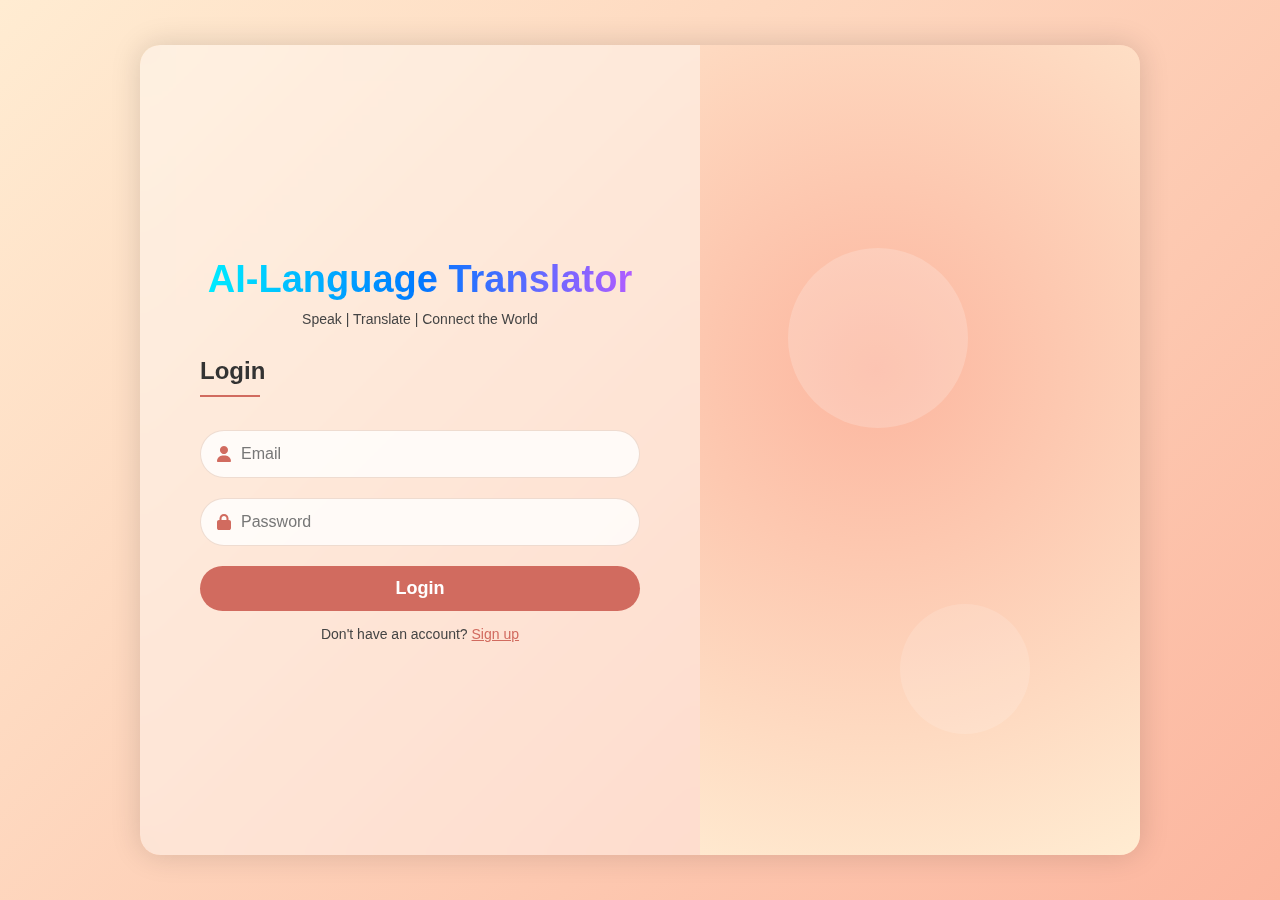
<file: templates/login.html>
<!DOCTYPE html>
<html lang="en">
  <head>
    <meta charset="UTF-8" />
    <meta name="viewport" content="width=device-width, initial-scale=1.0" />
    <title>Login</title>
    <link rel="stylesheet" href="/static/style-login.css" />
    <link rel="stylesheet" href="https://cdnjs.cloudflare.com/ajax/libs/font-awesome/6.4.0/css/all.min.css" />
  </head>

  <body class="auth-body">
    <div class="auth-container">
      <div class="auth-left">
        <!-- 🔵 Project Heading and Tagline -->
        <div class="branding">
          <h1 class="site-title">AI-Language Translator</h1>
          <p class="site-tagline">Speak | Translate | Connect the World</p>
        </div>

        <!-- 🔒 Login Form -->
        <div class="heading-with-line">
          <h2 class="login-heading">Login</h2>
          <hr class="heading-underline" />
        </div>
        <form id="login-form">
          <div class="input-group">
            <i class="fas fa-user"></i>
            <input type="email" name="email" placeholder="Email" required />
          </div>
          <div class="input-group">
            <i class="fas fa-lock"></i>
            <input type="password" name="password" placeholder="Password" required />
          </div>
          <button type="submit" class="auth-btn">Login</button>
          <p class="switch-link">
            Don't have an account? <a href="/register_page">Sign up</a>
          </p>
        </form>
      </div>

      <div class="auth-right">
        <div class="shapes"></div>
      </div>
    </div>
  </body>

  <script>
    const loginForm = document.getElementById('login-form')
    
    loginForm.addEventListener('submit', async (event) => {
      event.preventDefault()
    
      const formData = new FormData(loginForm)
      const data = Object.fromEntries(formData.entries())
    
      // Trim email and password to prevent accidental spaces
      data.email = data.email.trim()
      data.password = data.password.trim()
    
      try {
        const response = await fetch('/login', {
          method: 'POST',
          headers: {
            'Content-Type': 'application/json'
          },
          body: JSON.stringify(data)
        })
    
        if (response.ok) {
          // ✅ Login successful — redirect to dashboard
          window.location.href = '/index'
        } else {
          const result = await response.json()
          alert('Login failed: ' + result.message)
        }
      } catch (error) {
        alert('Network error: ' + error.message)
      }
    })
  </script>
</html>
</file>
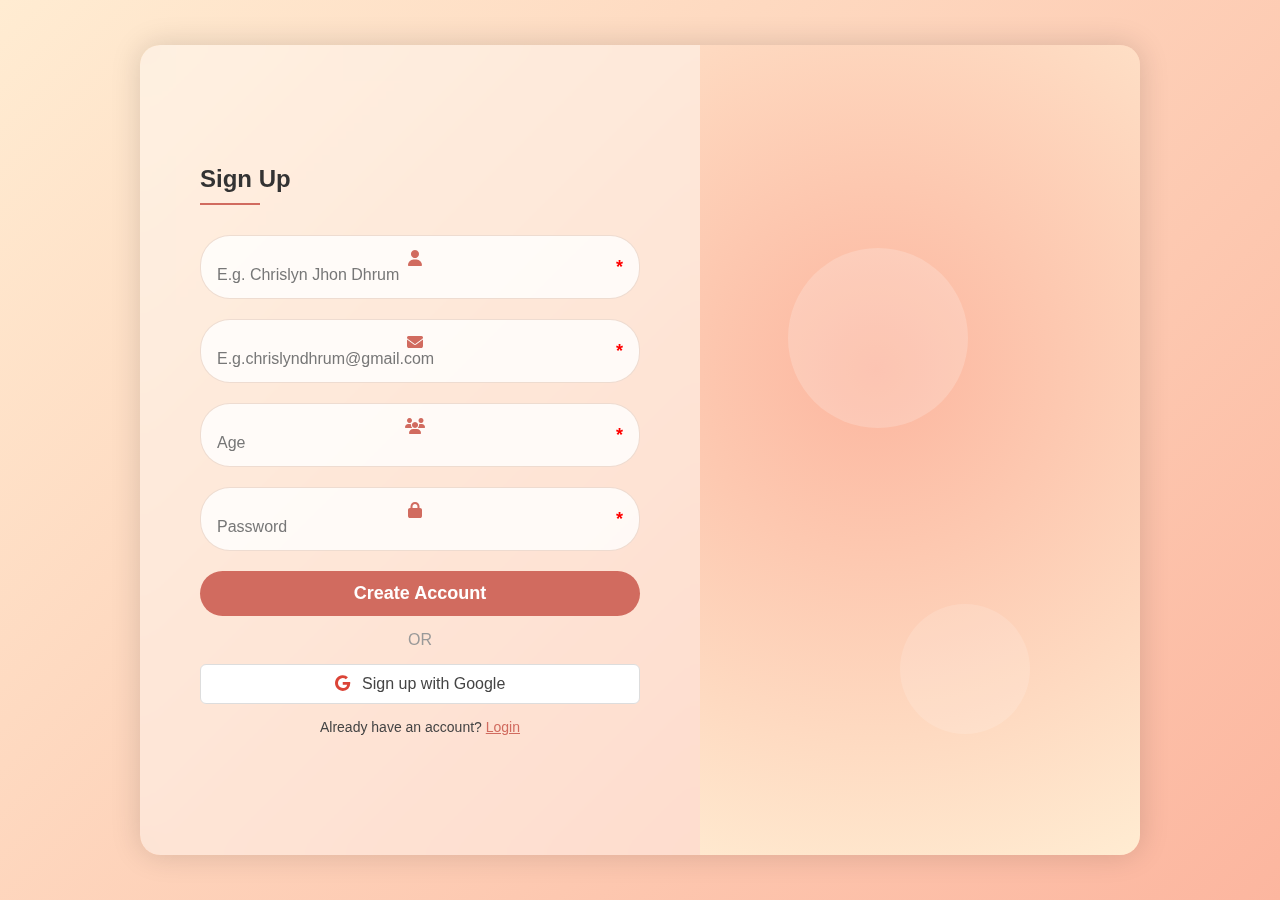
<file: templates/signup.html>
<!DOCTYPE html>
<html lang="en">
<head>
  <meta charset="UTF-8" />
  <meta name="viewport" content="width=device-width, initial-scale=1.0" />
  <title>Sign Up</title>
  <link rel="stylesheet" href="/static/style-signup.css" />
  <link rel="stylesheet" href="https://cdnjs.cloudflare.com/ajax/libs/font-awesome/6.4.0/css/all.min.css" />
</head>

<body class="auth-body">
  <div class="auth-container">
    <div class="auth-left">

      <h2 class="login-heading">Sign Up</h2>
      <hr />

      <form id="signup-form">

        <div class="input-group">
          <i class="fas fa-user"></i>
          <input type="text" name="fullName" placeholder="E.g. Chrislyn Jhon Dhrum" required />
          <span class="required-asterisk">*</span>
        </div>

        <div class="input-group">
          <i class="fas fa-envelope"></i>
          <input type="email" name="email" placeholder="E.g.chrislyndhrum@gmail.com " required />
          <span class="required-asterisk">*</span>
        </div>

        <div class="input-group">
          <i class="fas fa-users"></i>
          <input type="number" name="age" placeholder="Age " required />
          <span class="required-asterisk">*</span>
        </div>

        <div class="input-group">
          <i class="fas fa-lock"></i>
          <input type="password" name="password" placeholder="Password" required />
          <span class="required-asterisk">*</span>
        </div>

        <button type="submit" class="auth-btn">Create Account</button>

        <div style="text-align:center; margin:15px 0; color:#999;">OR</div>

        <!-- GOOGLE SIGNUP BUTTON -->
        <a href="/google-login" class="google-btn">
          <i class="fab fa-google"></i> Sign up with Google
        </a>

        <p class="switch-link">
          Already have an account? <a href="/login">Login</a>
        </p>

      </form>
    </div>

    <div class="auth-right">
      <div class="shapes"></div>
    </div>
  </div>

  <script>
    const signupForm = document.getElementById('signup-form')

    signupForm.addEventListener('submit', async (event) => {
      event.preventDefault()

      const formData = new FormData(signupForm)
      const data = Object.fromEntries(formData.entries())

      const age = parseInt(data.age, 10)
      if (isNaN(age) || age < 18) {
        alert('You must be at least 18 years old to use this app.')
        return
      }
      if (age > 79) {
        alert('You are not allowed to use this app.')
        return
      }

      try {
        const response = await fetch('/register', {
          method: 'POST',
          headers: { 'Content-Type': 'application/json' },
          body: JSON.stringify(data)
        })

        const result = await response.json()

        if (response.ok) {
          alert('Account created successfully!')
          window.location.href = '/login'
        } else {
          alert('Error: ' + result.message)
        }
      } catch (error) {
        alert('Network error occurred.')
      }
    })
  </script>
</body>
</html>
</file>
<file: static/style-login.css>
/* Reset */
* {
  margin: 0;
  padding: 0;
  box-sizing: border-box;
}

body.auth-body {
  font-family: 'Segoe UI', sans-serif;
  background: linear-gradient(135deg, #ffecd2, #fcb69f);
  color: #333;
  height: 100vh;
  display: flex;
  align-items: center;
  justify-content: center;
  overflow: hidden;
}

.auth-container {
  display: flex;
  width: 90%;
  max-width: 1000px;
  height: 90%;
  border-radius: 20px;
  overflow: hidden;
  box-shadow: 0 0 30px rgba(0,0,0,0.15);
}

.auth-left {
  flex: 1;
  backdrop-filter: blur(14px);
  background: rgba(255, 255, 255, 0.4);
  padding: 60px;
  display: flex;
  flex-direction: column;
  justify-content: center;
  border-top-left-radius: 20px;
  border-bottom-left-radius: 20px;
}

.auth-left h1 {
  font-size: 38px;
  font-weight: 700;
  color: #333;
  margin-bottom: 10px;
}

.auth-left hr {
  border: 1px solid #d16b5f;
  width: 60px;
  margin-bottom: 30px;
}

.input-group {
  display: flex;
  align-items: center;
  background: rgba(255, 255, 255, 0.8);
  margin-bottom: 20px;
  padding: 14px 16px;
  border-radius: 30px;
  border: 1px solid rgba(200, 150, 120, 0.3);
}

.input-group i {
  margin-right: 10px;
  color: #d16b5f;
}

.input-group input {
  border: none;
  outline: none;
  background: transparent;
  color: #333;
  width: 100%;
  font-size: 16px;
}

.input-group input::placeholder {
  color: #777;
}

.auth-btn {
  width: 100%;
  padding: 12px;
  background: #d16b5f;
  color: #fff;
  border: none;
  border-radius: 30px;
  font-size: 18px;
  cursor: pointer;
  font-weight: bold;
  transition: background 0.3s ease;
}

.auth-btn:hover {
  background: #bb574a;
}

.switch-link {
  margin-top: 15px;
  text-align: center;
  font-size: 14px;
  color: #444;
}

.switch-link a {
  color: #d16b5f;
  text-decoration: underline;
}

.auth-right {
  flex: 1;
  background: radial-gradient(circle at 40% 40%, #fcb69f, #ffecd2);
  display: flex;
  align-items: center;
  justify-content: center;
  position: relative;
}

.auth-right::before {
  content: "";
  position: absolute;
  width: 180px;
  height: 180px;
  background: rgba(255, 255, 255, 0.2);
  border-radius: 50%;
  top: 25%;
  left: 20%;
  animation: float 6s ease-in-out infinite;
}

.auth-right::after {
  content: "";
  position: absolute;
  width: 130px;
  height: 130px;
  background: rgba(255, 255, 255, 0.15);
  border-radius: 50%;
  bottom: 15%;
  right: 25%;
  animation: float 10s ease-in-out infinite;
}

@keyframes float {
  0%, 100% {
    transform: translateY(0px);
  }
  50% {
    transform: translateY(-20px);
  }
}

@media (max-width: 768px) {
  .auth-container {
    flex-direction: column;
    height: auto;
    margin-top: 50px;
  }

  .auth-right {
    display: none;
  }

  .auth-left {
    padding: 40px 20px;
    border-radius: 0;
  }
}

/* 🔵 Header at top-left */
.project-header {
  position: absolute;
  top: 40px;       /* Adjusted for better spacing */
  left: 50px;
  z-index: 100;
  text-align: left;
}

.site-title {
  font-size: 42px;
  font-weight: 800;
  background: linear-gradient(90deg, #00f0ff, #0078ff, #b75cff);
-webkit-background-clip: text;
-webkit-text-fill-color: transparent;
}

.site-tagline {
  font-size: 15px;
  color: #444;
  margin-top: 5px;
}

/* Smaller login heading */
.login-heading {
  font-size: 26px;
  font-weight: 600;
  color: #333;
  margin-bottom: 10px;
}
/* 👇 Branding inside form panel */
.branding {
  margin-bottom: 30px;
  text-align: center;
}

.site-title {
  font-size: 36px;
  font-weight: 800;
  color: #0047AB;
}

.site-tagline {
  font-size: 14px;
  color: #444;
  margin-top: 6px;
}

/* Smaller login heading below branding */
.login-heading {
  font-size: 24px;
  font-weight: 600;
  color: #333;
  margin-bottom: 10px;
  text-align: left;
}


.translator-body {
  background: linear-gradient(135deg, #e0f7fa, #80deea);
  font-family: 'Segoe UI', sans-serif;
  display: flex;
  flex-direction: column;
  align-items: center;
  padding: 40px;
  min-height: 100vh;
  color: #333;
}

.translator-title {
  font-size: 36px;
  font-weight: 800;
  color: #0047AB;
  text-align: center;
}

.translator-tagline {
  font-size: 16px;
  text-align: center;
  margin-bottom: 10px;
}

.translator-card {
  background: white;
  border-radius: 15px;
  box-shadow: 0 0 20px rgba(0,0,0,0.1);
  padding: 30px;
  width: 100%;
  max-width: 600px;
  margin-top: 20px;
}

.controls {
  display: flex;
  justify-content: space-between;
  margin-bottom: 20px;
}

.controls label {
  font-size: 16px;
  color: #333;
}

.controls select {
  padding: 6px;
  margin-left: 10px;
  border-radius: 5px;
  border: 1px solid #ccc;
}

#recordBtn {
  background-color: #0047AB;
  color: white;
  border: none;
  padding: 12px 24px;
  font-size: 16px;
  border-radius: 8px;
  cursor: pointer;
  margin-bottom: 20px;
}

#recordBtn:hover {
  background-color: #003070;
}

.output p {
  margin: 8px 0;
  font-size: 16px;
}

.heading-with-line {
  display: inline-block;
  margin-bottom: 3px;
}

.heading-underline {
  border: 1.5px solid #d16b5f;
  width: 100px;
  margin: 4px 0 0 0;
}
#swapBtn {
  background-color: transparent;
  border: none;
  font-size: 22px;
  cursor: pointer;
  margin: 0 12px;
  color: #0047AB;
  transition: transform 0.3s ease;
}

#swapBtn:hover {
  transform: rotate(180deg);
  color: #0078ff;
}


.controls {
  display: flex;
  align-items: center;
  justify-content: center;
  margin-bottom: 20px;
  flex-wrap: wrap;
  gap: 10px;
}
/* 🔴 Show red asterisk inside input at right side */
.required-field {
  position: relative;
  padding-right: 24px;
}

.required-field::after {
  content: "*";
  position: absolute;
  right: 10px;
  top: 50%;
  transform: translateY(-50%);
  color: red;
  font-size: 18px;
  pointer-events: none;
}
.input-container {
  position: relative;
  width: 100%;
}

.required-asterisk {
  position: absolute;
  right: 10px;
  top: 50%;
  transform: translateY(-50%);
  color: red;
  font-size: 18px;
  pointer-events: none;
}
.input-label {
  display: block;
  font-size: 14px;
  font-weight: 500;
  color: #333;
  margin-bottom: 6px;
  margin-left: 4px;
}
.modal {
  display: none;
  position: fixed;
  top: 0; left: 0;
  width: 100%; height: 100%;
  background-color: rgba(0,0,0,0.5);
  justify-content: center;
  align-items: center;
  z-index: 999;
}

.modal-content {
  background: #fff;
  padding: 20px;
  width: 300px;
  max-height: 400px;
  overflow-y: auto;
  border-radius: 10px;
  box-shadow: 0 0 10px rgba(0,0,0,0.25);
}

.modal-content input[type="text"] {
  width: 100%;
  padding: 10px;
  margin-bottom: 12px;
  border: 1px solid #ccc;
  border-radius: 5px;
}

.modal-content ul {
  list-style: none;
  padding: 0;
}

.modal-content li {
  padding: 8px;
  border-bottom: 1px solid #eee;
  cursor: pointer;
}

.modal-content li:hover {
  background-color: #f0f0f0;
}

.modal-content button {
  margin-top: 10px;
  padding: 8px 16px;
  border: none;
  background: #d16b5f;
  color: #fff;
  border-radius: 5px;
  cursor: pointer;
}
</file>
<file: static/style-signup.css>
/* Reset */
* {
  margin: 0;
  padding: 0;
  box-sizing: border-box;
}

body.auth-body {
  font-family: 'Segoe UI', sans-serif;
  background: linear-gradient(135deg, #ffecd2, #fcb69f);
  color: #333;
  height: 100vh;
  display: flex;
  align-items: center;
  justify-content: center;
  overflow: hidden;
}

.auth-container {
  display: flex;
  width: 90%;
  max-width: 1000px;
  height: 90%;
  border-radius: 20px;
  overflow: hidden;
  box-shadow: 0 0 30px rgba(0,0,0,0.15);
}

.auth-left {
  flex: 1;
  backdrop-filter: blur(14px);
  background: rgba(255, 255, 255, 0.4);
  padding: 60px;
  display: flex;
  flex-direction: column;
  justify-content: center;
  border-top-left-radius: 20px;
  border-bottom-left-radius: 20px;
}

.auth-left h1 {
  font-size: 38px;
  font-weight: 700;
  color: #333;
  margin-bottom: 10px;
}

.auth-left hr {
  border: 1px solid #d16b5f;
  width: 60px;
  margin-bottom: 30px;
}

.input-group {
  position: relative;
  display: flex;
  align-items: center;
  background: rgba(255, 255, 255, 0.8);
  margin-bottom: 20px;
  padding: 14px 16px;
  border-radius: 30px;
  border: 1px solid rgba(200, 150, 120, 0.3);
  flex-direction: column;
}

.input-group i {
  margin-right: 10px;
  color: #d16b5f;
}

.input-group input {
  border: none;
  outline: none;
  background: transparent;
  color: #333;
  width: 100%;
  font-size: 16px;
  padding-right: 25px;   /* IMPORTANT */
}

.input-group input::placeholder {
  color: #777;
}

.auth-btn {
  width: 100%;
  padding: 12px;
  background: #d16b5f;
  color: #fff;
  border: none;
  border-radius: 30px;
  font-size: 18px;
  cursor: pointer;
  font-weight: bold;
  transition: background 0.3s ease;
}

.auth-btn:hover {
  background: #bb574a;
}

.switch-link {
  margin-top: 15px;
  text-align: center;
  font-size: 14px;
  color: #444;
}

.switch-link a {
  color: #d16b5f;
  text-decoration: underline;
}

.auth-right {
  flex: 1;
  background: radial-gradient(circle at 40% 40%, #fcb69f, #ffecd2);
  display: flex;
  align-items: center;
  justify-content: center;
  position: relative;
}

.auth-right::before {
  content: "";
  position: absolute;
  width: 180px;
  height: 180px;
  background: rgba(255, 255, 255, 0.2);
  border-radius: 50%;
  top: 25%;
  left: 20%;
  animation: float 6s ease-in-out infinite;
}

.auth-right::after {
  content: "";
  position: absolute;
  width: 130px;
  height: 130px;
  background: rgba(255, 255, 255, 0.15);
  border-radius: 50%;
  bottom: 15%;
  right: 25%;
  animation: float 10s ease-in-out infinite;
}

@keyframes float {
  0%, 100% {
    transform: translateY(0px);
  }
  50% {
    transform: translateY(-20px);
  }
}

@media (max-width: 768px) {
  .auth-container {
    flex-direction: column;
    height: auto;
    margin-top: 50px;
  }

  .auth-right {
    display: none;
  }

  .auth-left {
    padding: 40px 20px;
    border-radius: 0;
  }
}

/* 🔵 Header at top-left */
.project-header {
  position: absolute;
  top: 40px;       /* Adjusted for better spacing */
  left: 50px;
  z-index: 100;
  text-align: left;
}

.site-title {
  font-size: 42px;
  font-weight: 800;
  background: linear-gradient(90deg, #00f0ff, #0078ff, #b75cff);
  -webkit-background-clip: text;
  -webkit-text-fill-color: transparent;
}

.site-tagline {
  font-size: 15px;
  color: #444;
  margin-top: 5px;
}

/* Smaller login heading */
.login-heading {
  font-size: 26px;
  font-weight: 600;
  color: #333;
  margin-bottom: 10px;
}
/* 👇 Branding inside form panel */
.branding {
  margin-bottom: 30px;
  text-align: center;
}

.site-title {
  font-size: 36px;
  font-weight: 800;
  color: #0047AB;
}

.site-tagline {
  font-size: 14px;
  color: #444;
  margin-top: 6px;
}

/* Smaller login heading below branding */
.login-heading {
  font-size: 24px;
  font-weight: 600;
  color: #333;
  margin-bottom: 10px;
  text-align: left;
}


.translator-body {
  background: linear-gradient(135deg, #e0f7fa, #80deea);
  font-family: 'Segoe UI', sans-serif;
  display: flex;
  flex-direction: column;
  align-items: center;
  padding: 40px;
  min-height: 100vh;
  color: #333;
}

.translator-title {
  font-size: 36px;
  font-weight: 800;
  color: #0047AB;
  text-align: center;
}

.translator-tagline {
  font-size: 16px;
  text-align: center;
  margin-bottom: 10px;
}

.translator-card {
  background: white;
  border-radius: 15px;
  box-shadow: 0 0 20px rgba(0,0,0,0.1);
  padding: 30px;
  width: 100%;
  max-width: 600px;
  margin-top: 20px;
}

.controls {
  display: flex;
  justify-content: space-between;
  margin-bottom: 20px;
}

.controls label {
  font-size: 16px;
  color: #333;
}

.controls select {
  padding: 6px;
  margin-left: 10px;
  border-radius: 5px;
  border: 1px solid #ccc;
}

#recordBtn {
  background-color: #0047AB;
  color: white;
  border: none;
  padding: 12px 24px;
  font-size: 16px;
  border-radius: 8px;
  cursor: pointer;
  margin-bottom: 20px;
}

#recordBtn:hover {
  background-color: #003070;
}

.output p {
  margin: 8px 0;
  font-size: 16px;
}

.heading-with-line {
  display: inline-block;
  margin-bottom: 3px;
}

.heading-underline {
  border: 1.5px solid #d16b5f;
  width: 100px;
  margin: 4px 0 0 0;
}
#swapBtn {
  background-color: transparent;
  border: none;
  font-size: 22px;
  cursor: pointer;
  margin: 0 12px;
  color: #0047AB;
  transition: transform 0.3s ease;
}

#swapBtn:hover {
  transform: rotate(180deg);
  color: #0078ff;
}


.controls {
  display: flex;
  align-items: center;
  justify-content: center;
  margin-bottom: 20px;
  flex-wrap: wrap;
  gap: 10px;
}
/* 🔴 Show red asterisk inside input at right side */
.required-field {
  position: relative;
  padding-right: 24px;
}

.required-field::after {
  content: "*";
  position: absolute;
  right: 10px;
  top: 50%;
  transform: translateY(-50%);
  color: red;
  font-size: 18px;
  pointer-events: none;
}
.input-container {
  position: relative;
  width: 100%;
}

.required-asterisk {
  position: absolute;
  right: 16px;
  top: 50%;
  transform: translateY(-50%);
  color: red;
  font-size: 18px;
  font-weight: bold;
}
.input-label {
  display: block;
  font-size: 14px;
  font-weight: 500;
  color: #333;
  margin-bottom: 6px;
  margin-left: 4px;
  white-space: nowrap;
}
.modal {
  display: none;
  position: fixed;
  top: 0; left: 0;
  width: 100%; height: 100%;
  background-color: rgba(0,0,0,0.5);
  justify-content: center;
  align-items: center;
  z-index: 999;
}

.modal-content {
  background: #fff;
  padding: 20px;
  width: 300px;
  max-height: 400px;
  overflow-y: auto;
  border-radius: 10px;
  box-shadow: 0 0 10px rgba(0,0,0,0.25);
}

.modal-content input[type="text"] {
  width: 100%;
  padding: 10px;
  margin-bottom: 12px;
  border: 1px solid #ccc;
  border-radius: 5px;
}

.modal-content ul {
  list-style: none;
  padding: 0;
}

.modal-content li {
  padding: 8px;
  border-bottom: 1px solid #eee;
  cursor: pointer;
}

.modal-content li:hover {
  background-color: #f0f0f0;
}

.modal-content button {
  margin-top: 10px;
  padding: 8px 16px;
  border: none;
  background: #d16b5f;
  color: #fff;
  border-radius: 5px;
  cursor: pointer;
}

.google-btn {
  display: block;
  text-align: center;
  background: white;
  color: #444;
  border: 1px solid #ddd;
  padding: 10px;
  border-radius: 6px;
  text-decoration: none;
  font-weight: 500;
  transition: 0.3s;
}

.google-btn i {
  margin-right: 8px;
  color: #DB4437;
}

.google-btn:hover {
  background: #f5f5f5;
}
</file>
